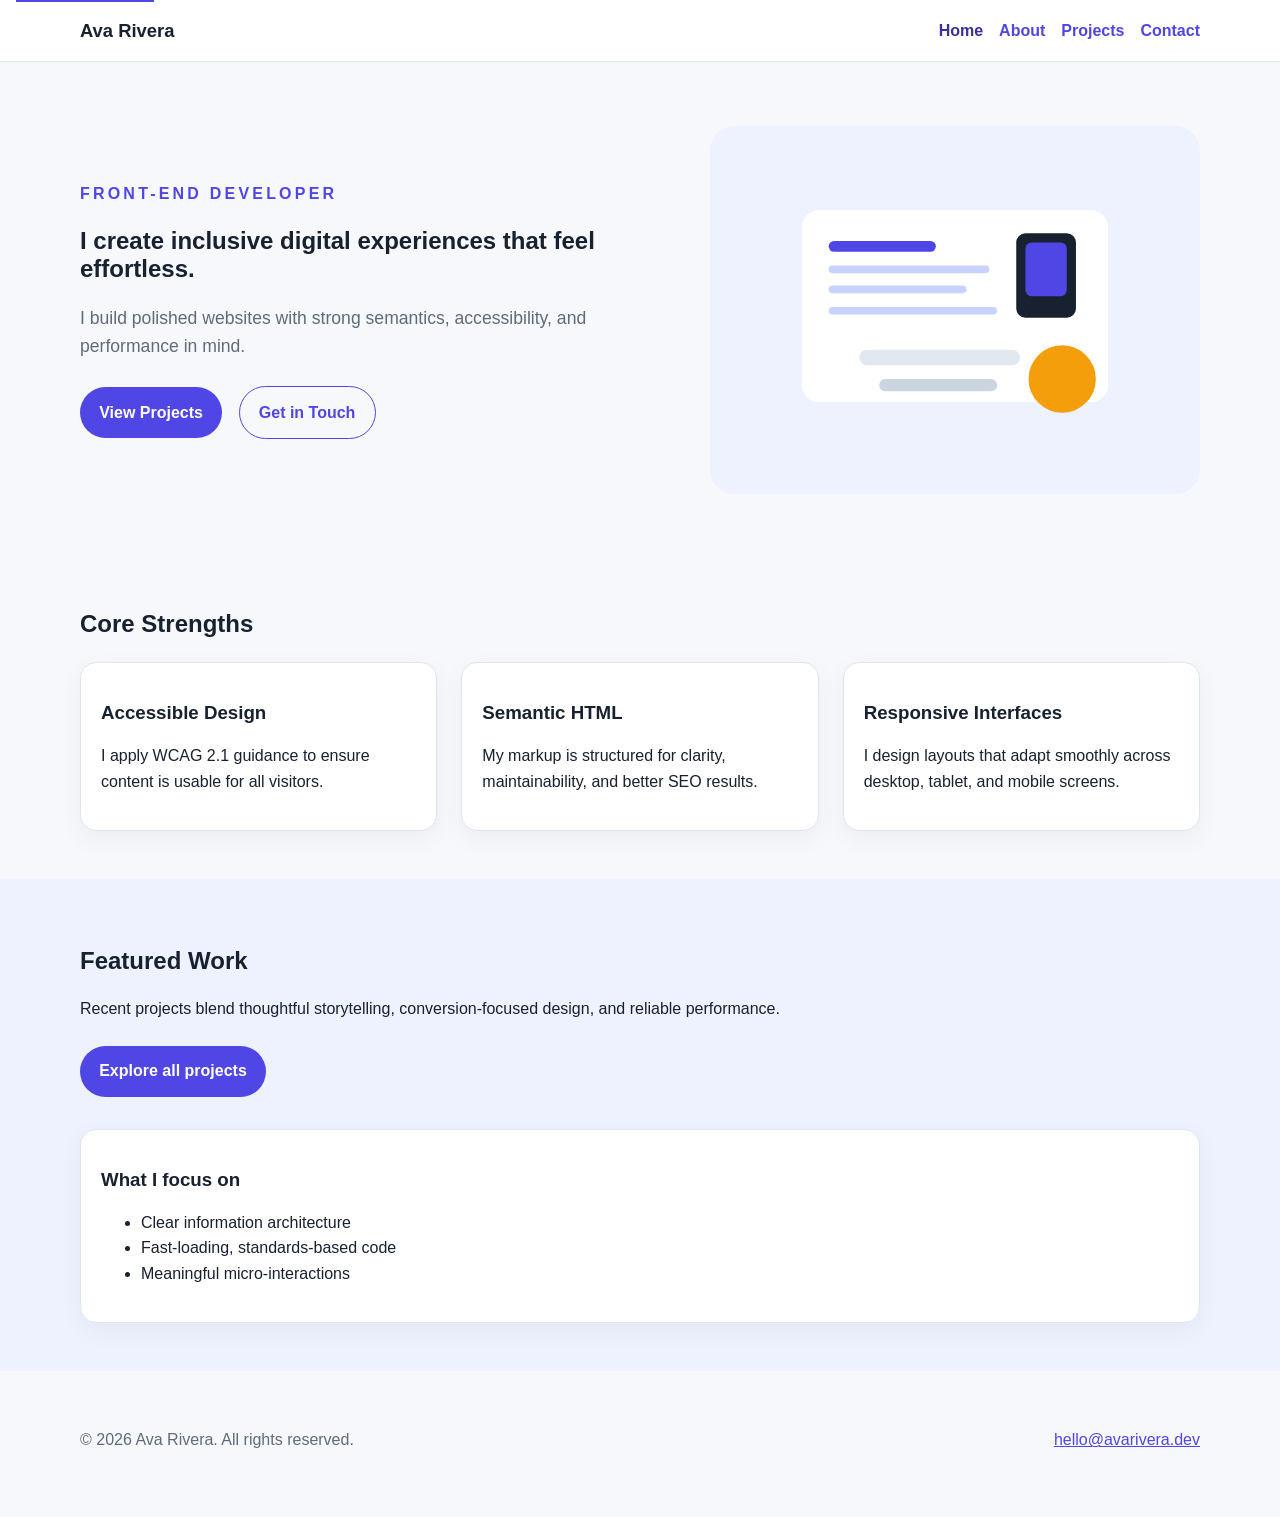
<file: HTML5/portfolio/index.html>
<!DOCTYPE html>
<html lang="en">
  <head>
    <meta charset="UTF-8" />
    <meta name="viewport" content="width=device-width, initial-scale=1.0" />
    <title>Home | Ava Rivera | Personal Portfolio</title>
    <meta name="description" content="Ava Rivera is a front-end developer crafting accessible, user-centered websites and digital experiences." />
    <meta name="keywords" content="portfolio, web developer, accessibility, HTML5, front-end development" />
    <meta name="author" content="Ava Rivera" />
    <meta name="robots" content="index, follow" />
    <link rel="canonical" href="https://example.com/portfolio/index.html" />
    <meta property="og:title" content="Ava Rivera | Personal Portfolio" />
    <meta property="og:description" content="Explore a modern, accessible portfolio website built with semantic HTML5." />
    <meta property="og:type" content="website" />
    <meta property="og:url" content="https://example.com/portfolio/index.html" />
    <meta property="og:image" content="https://example.com/portfolio/assets/images/hero-illustration.svg" />
    <link rel="stylesheet" href="css/styles.css" />
  </head>
  <body>
    <a class="skip-link" href="#main-content">Skip to content</a>

    <header class="site-header" role="banner">
      <div class="container nav-wrap">
        <a class="brand" href="index.html" aria-label="Ava Rivera home">Ava Rivera</a>
        <nav class="site-nav" aria-label="Primary navigation">
          <ul>
            <li><a href="index.html" aria-current="page">Home</a></li>
            <li><a href="about.html">About</a></li>
            <li><a href="projects.html">Projects</a></li>
            <li><a href="contact.html">Contact</a></li>
          </ul>
        </nav>
      </div>
    </header>

    <main id="main-content">
      <section class="hero" aria-labelledby="home-title">
        <div class="container hero-grid">
          <div>
            <p class="eyebrow">Front-End Developer</p>
            <h1 id="home-title">I create inclusive digital experiences that feel effortless.</h1>
            <p class="lead">I build polished websites with strong semantics, accessibility, and performance in mind.</p>
            <p>
              <a class="button primary" href="projects.html">View Projects</a>
              <a class="button secondary" href="contact.html">Get in Touch</a>
            </p>
          </div>
          <img src="assets/images/hero-illustration.svg" alt="Illustration of a developer building a website on a laptop" />
        </div>
      </section>

      <section class="content-section" aria-labelledby="skills-title">
        <div class="container">
          <h2 id="skills-title">Core Strengths</h2>
          <div class="card-grid">
            <article class="card">
              <h3>Accessible Design</h3>
              <p>I apply WCAG 2.1 guidance to ensure content is usable for all visitors.</p>
            </article>
            <article class="card">
              <h3>Semantic HTML</h3>
              <p>My markup is structured for clarity, maintainability, and better SEO results.</p>
            </article>
            <article class="card">
              <h3>Responsive Interfaces</h3>
              <p>I design layouts that adapt smoothly across desktop, tablet, and mobile screens.</p>
            </article>
          </div>
        </div>
      </section>

      <section class="content-section alt-bg" aria-labelledby="featured-title">
        <div class="container featured-layout">
          <div>
            <h2 id="featured-title">Featured Work</h2>
            <p>Recent projects blend thoughtful storytelling, conversion-focused design, and reliable performance.</p>
            <a class="button primary" href="projects.html">Explore all projects</a>
          </div>
          <aside class="highlight-box" aria-label="Quick highlights">
            <h3>What I focus on</h3>
            <ul>
              <li>Clear information architecture</li>
              <li>Fast-loading, standards-based code</li>
              <li>Meaningful micro-interactions</li>
            </ul>
          </aside>
        </div>
      </section>
    </main>

    <footer class="site-footer">
      <div class="container footer-wrap">
        <p>© <span id="year"></span> Ava Rivera. All rights reserved.</p>
        <p><a href="mailto:hello@avarivera.dev">hello@avarivera.dev</a></p>
      </div>
    </footer>

    <script src="js/main.js"></script>
  </body>
</html>
</file>
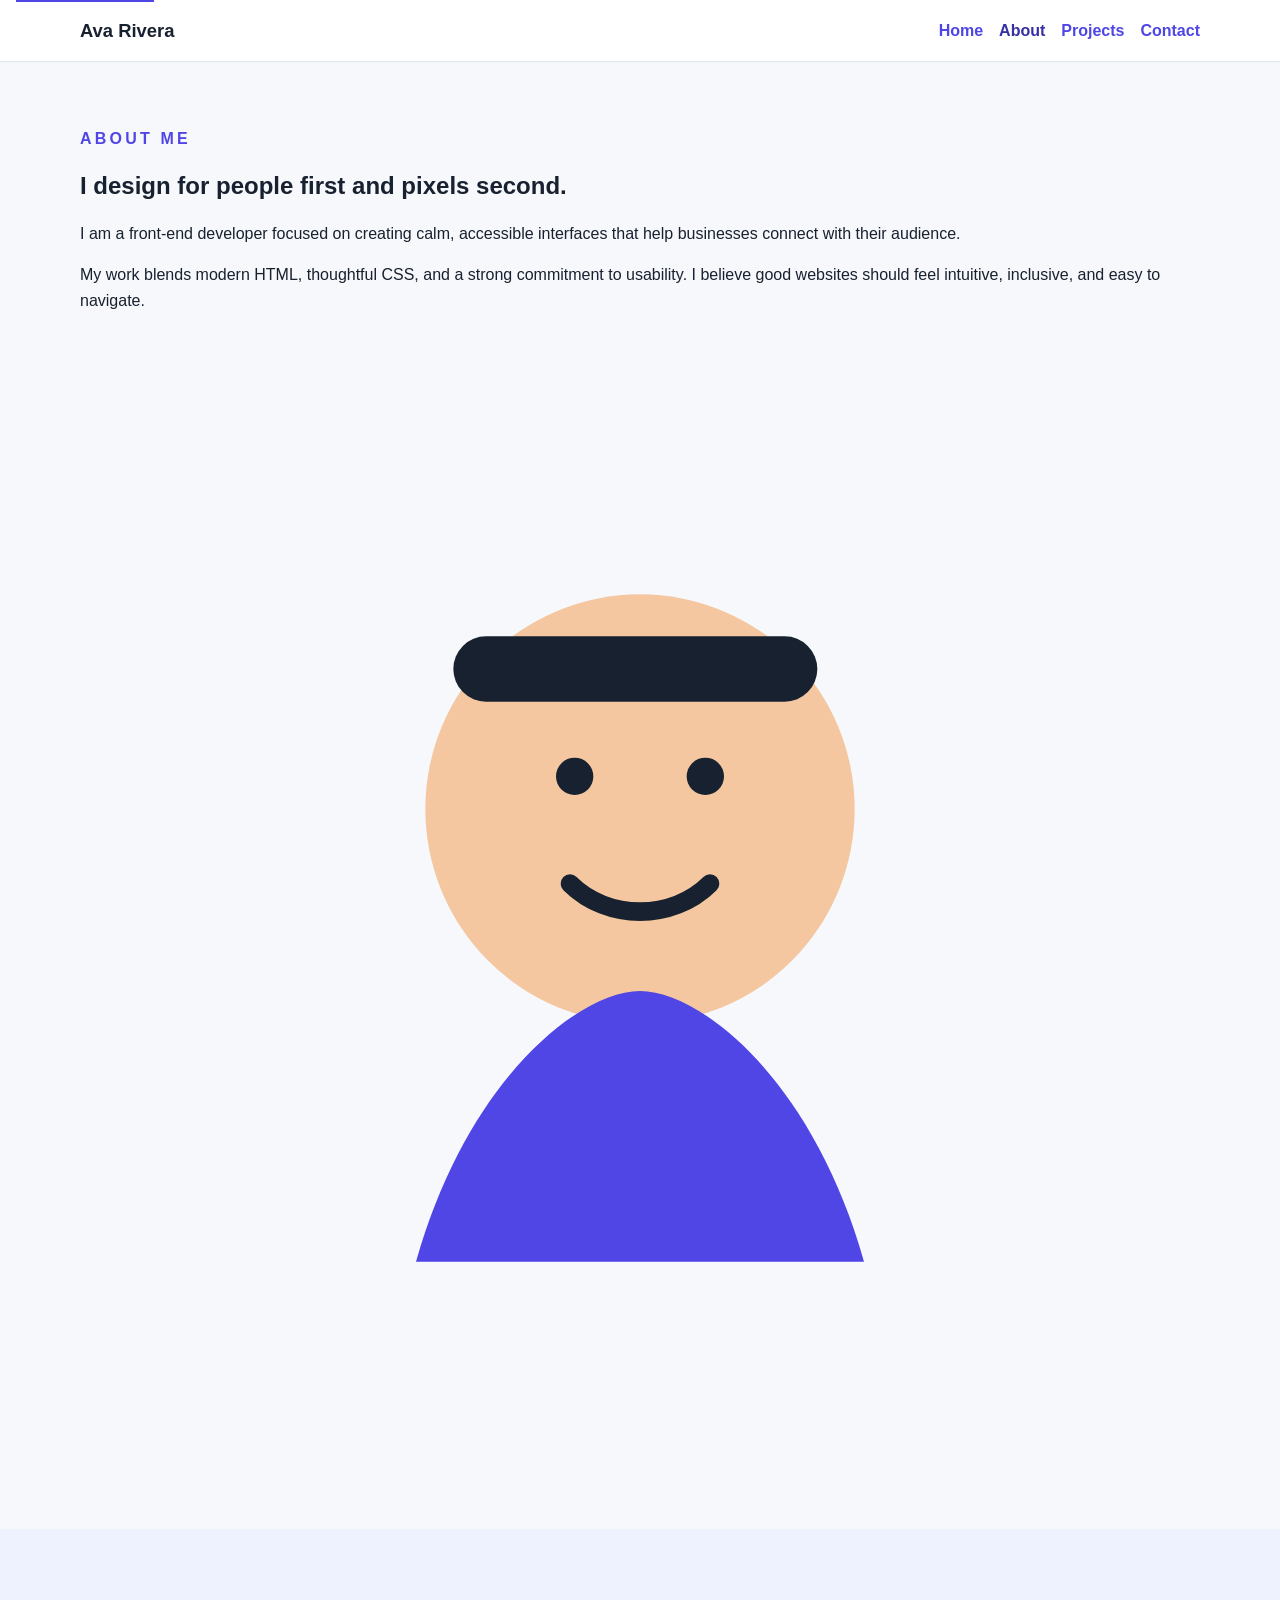
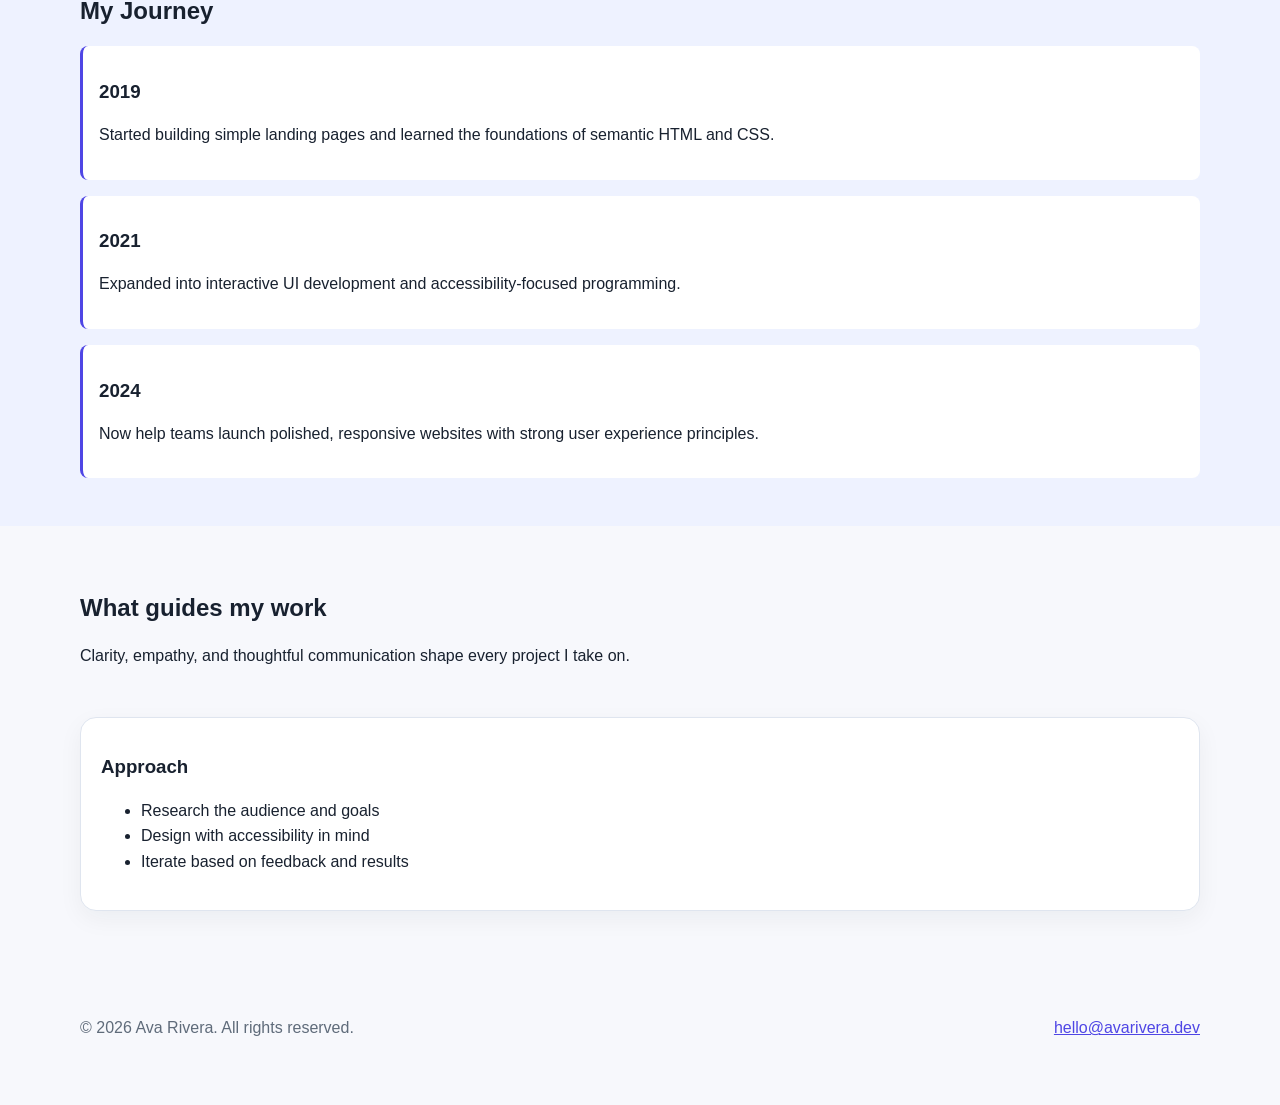
<file: HTML5/portfolio/about.html>
<!DOCTYPE html>
<html lang="en">
  <head>
    <meta charset="UTF-8" />
    <meta name="viewport" content="width=device-width, initial-scale=1.0" />
    <title>About | Ava Rivera | Personal Portfolio</title>
    <meta name="description" content="Learn more about Ava Rivera, her background, values, and approach to building inclusive web experiences." />
    <meta name="keywords" content="about, web developer, accessibility, inclusive design, front-end" />
    <meta name="author" content="Ava Rivera" />
    <meta name="robots" content="index, follow" />
    <link rel="canonical" href="https://example.com/portfolio/about.html" />
    <meta property="og:title" content="About Ava Rivera" />
    <meta property="og:description" content="A short introduction to Ava Rivera and her web development philosophy." />
    <meta property="og:type" content="website" />
    <meta property="og:url" content="https://example.com/portfolio/about.html" />
    <meta property="og:image" content="https://example.com/portfolio/assets/images/about-portrait.svg" />
    <link rel="stylesheet" href="css/styles.css" />
  </head>
  <body>
    <a class="skip-link" href="#main-content">Skip to content</a>

    <header class="site-header" role="banner">
      <div class="container nav-wrap">
        <a class="brand" href="index.html" aria-label="Ava Rivera home">Ava Rivera</a>
        <nav class="site-nav" aria-label="Primary navigation">
          <ul>
            <li><a href="index.html">Home</a></li>
            <li><a href="about.html" aria-current="page">About</a></li>
            <li><a href="projects.html">Projects</a></li>
            <li><a href="contact.html">Contact</a></li>
          </ul>
        </nav>
      </div>
    </header>

    <main id="main-content">
      <section class="content-section" aria-labelledby="about-title">
        <div class="container about-layout">
          <div>
            <p class="eyebrow">About Me</p>
            <h1 id="about-title">I design for people first and pixels second.</h1>
            <p>I am a front-end developer focused on creating calm, accessible interfaces that help businesses connect with their audience.</p>
            <p>My work blends modern HTML, thoughtful CSS, and a strong commitment to usability. I believe good websites should feel intuitive, inclusive, and easy to navigate.</p>
          </div>
          <img src="assets/images/about-portrait.svg" alt="Portrait illustration of Ava Rivera, a front-end developer" />
        </div>
      </section>

      <section class="content-section alt-bg" aria-labelledby="journey-title">
        <div class="container">
          <h2 id="journey-title">My Journey</h2>
          <div class="timeline">
            <article class="timeline-item">
              <h3>2019</h3>
              <p>Started building simple landing pages and learned the foundations of semantic HTML and CSS.</p>
            </article>
            <article class="timeline-item">
              <h3>2021</h3>
              <p>Expanded into interactive UI development and accessibility-focused programming.</p>
            </article>
            <article class="timeline-item">
              <h3>2024</h3>
              <p>Now help teams launch polished, responsive websites with strong user experience principles.</p>
            </article>
          </div>
        </div>
      </section>

      <section class="content-section" aria-labelledby="values-title">
        <div class="container split-layout">
          <article>
            <h2 id="values-title">What guides my work</h2>
            <p>Clarity, empathy, and thoughtful communication shape every project I take on.</p>
          </article>
          <aside class="highlight-box" aria-label="Approach overview">
            <h3>Approach</h3>
            <ul>
              <li>Research the audience and goals</li>
              <li>Design with accessibility in mind</li>
              <li>Iterate based on feedback and results</li>
            </ul>
          </aside>
        </div>
      </section>
    </main>

    <footer class="site-footer">
      <div class="container footer-wrap">
        <p>© <span id="year"></span> Ava Rivera. All rights reserved.</p>
        <p><a href="mailto:hello@avarivera.dev">hello@avarivera.dev</a></p>
      </div>
    </footer>

    <script src="js/main.js"></script>
  </body>
</html>
</file>
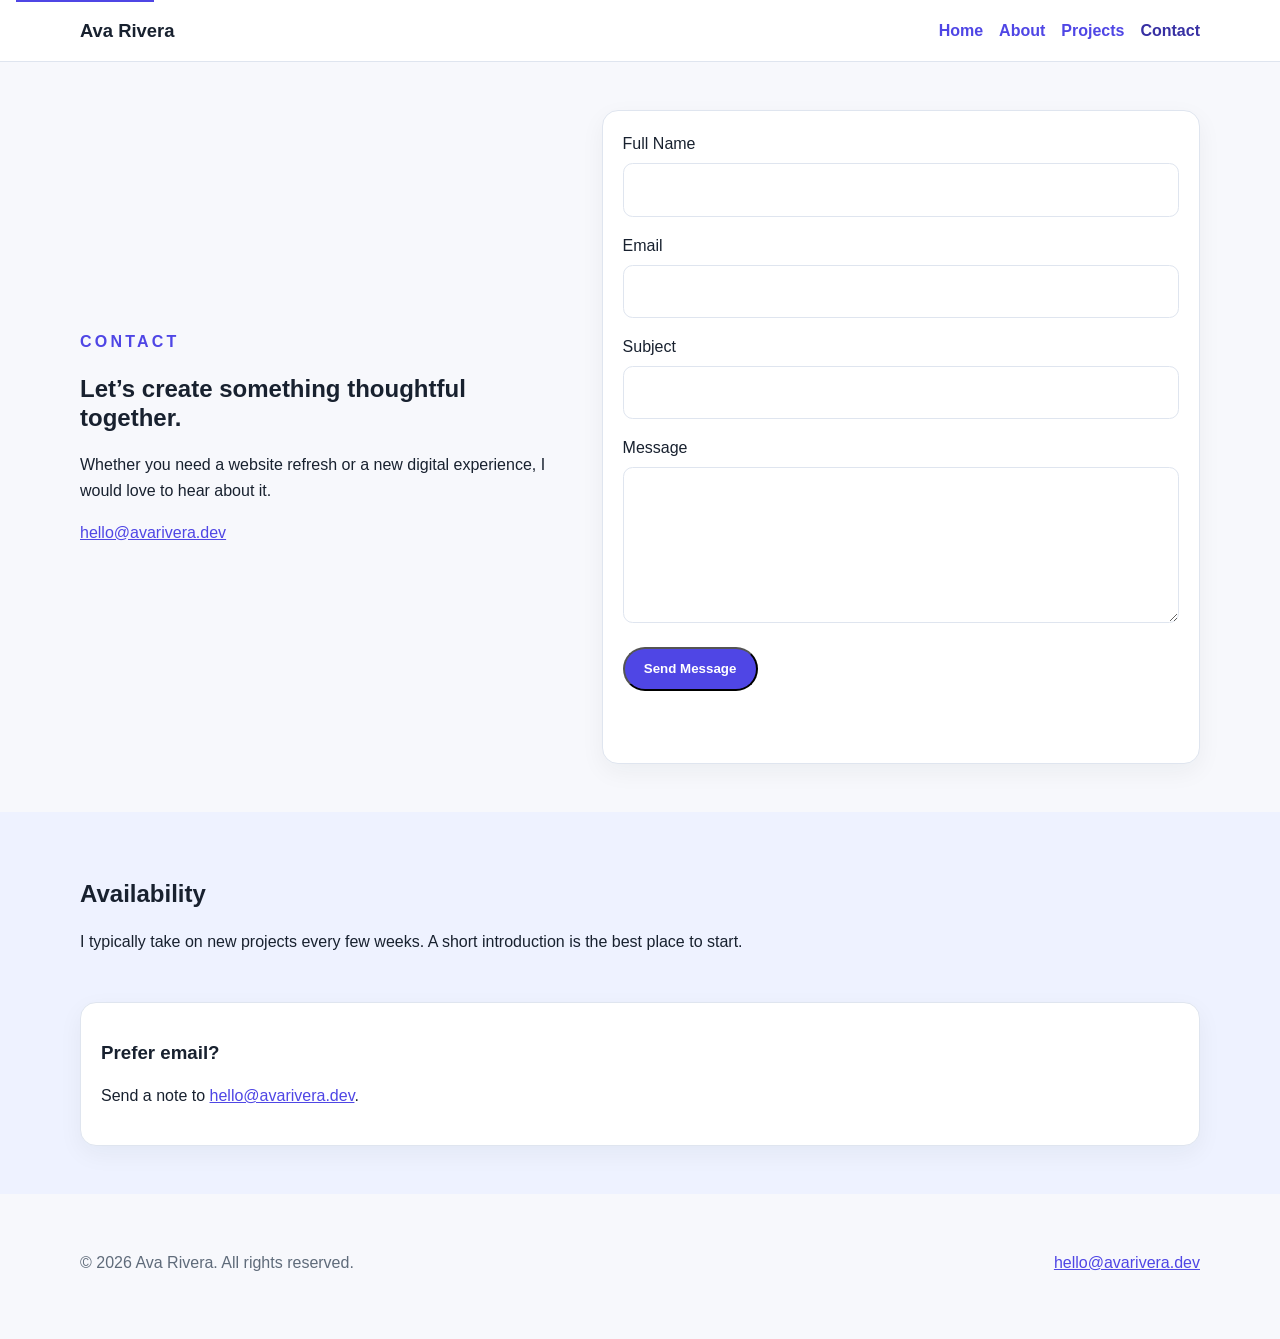
<file: HTML5/portfolio/contact.html>
<!DOCTYPE html>
<html lang="en">
  <head>
    <meta charset="UTF-8" />
    <meta name="viewport" content="width=device-width, initial-scale=1.0" />
    <title>Contact | Ava Rivera | Personal Portfolio</title>
    <meta name="description" content="Get in touch with Ava Rivera for web development, accessibility, and UI design projects." />
    <meta name="keywords" content="contact, web developer, hire, inquiry, portfolio" />
    <meta name="author" content="Ava Rivera" />
    <meta name="robots" content="index, follow" />
    <link rel="canonical" href="https://example.com/portfolio/contact.html" />
    <meta property="og:title" content="Contact Ava Rivera" />
    <meta property="og:description" content="Contact form and details for collaborating with Ava Rivera." />
    <meta property="og:type" content="website" />
    <meta property="og:url" content="https://example.com/portfolio/contact.html" />
    <meta property="og:image" content="https://example.com/portfolio/assets/images/hero-illustration.svg" />
    <link rel="stylesheet" href="css/styles.css" />
  </head>
  <body>
    <a class="skip-link" href="#main-content">Skip to content</a>

    <header class="site-header" role="banner">
      <div class="container nav-wrap">
        <a class="brand" href="index.html" aria-label="Ava Rivera home">Ava Rivera</a>
        <nav class="site-nav" aria-label="Primary navigation">
          <ul>
            <li><a href="index.html">Home</a></li>
            <li><a href="about.html">About</a></li>
            <li><a href="projects.html">Projects</a></li>
            <li><a href="contact.html" aria-current="page">Contact</a></li>
          </ul>
        </nav>
      </div>
    </header>

    <main id="main-content">
      <section class="content-section" aria-labelledby="contact-title">
        <div class="container contact-layout">
          <div>
            <p class="eyebrow">Contact</p>
            <h1 id="contact-title">Let’s create something thoughtful together.</h1>
            <p>Whether you need a website refresh or a new digital experience, I would love to hear about it.</p>
            <p><a href="mailto:hello@avarivera.dev">hello@avarivera.dev</a></p>
          </div>

          <form class="contact-form" aria-labelledby="contact-title" novalidate>
            <div class="form-group">
              <label for="name">Full Name</label>
              <input id="name" name="name" type="text" required autocomplete="name" />
            </div>
            <div class="form-group">
              <label for="email">Email</label>
              <input id="email" name="email" type="email" required autocomplete="email" />
            </div>
            <div class="form-group">
              <label for="subject">Subject</label>
              <input id="subject" name="subject" type="text" required />
            </div>
            <div class="form-group">
              <label for="message">Message</label>
              <textarea id="message" name="message" rows="5" required></textarea>
            </div>
            <button class="button primary" type="submit">Send Message</button>
            <p id="form-status" class="form-status" role="status" aria-live="polite"></p>
          </form>
        </div>
      </section>

      <section class="content-section alt-bg" aria-labelledby="faq-title">
        <div class="container split-layout">
          <article>
            <h2 id="faq-title">Availability</h2>
            <p>I typically take on new projects every few weeks. A short introduction is the best place to start.</p>
          </article>
          <aside class="highlight-box" aria-label="Contact details">
            <h3>Prefer email?</h3>
            <p>Send a note to <a href="mailto:hello@avarivera.dev">hello@avarivera.dev</a>.</p>
          </aside>
        </div>
      </section>
    </main>

    <footer class="site-footer">
      <div class="container footer-wrap">
        <p>© <span id="year"></span> Ava Rivera. All rights reserved.</p>
        <p><a href="mailto:hello@avarivera.dev">hello@avarivera.dev</a></p>
      </div>
    </footer>

    <script src="js/main.js"></script>
  </body>
</html>
</file>
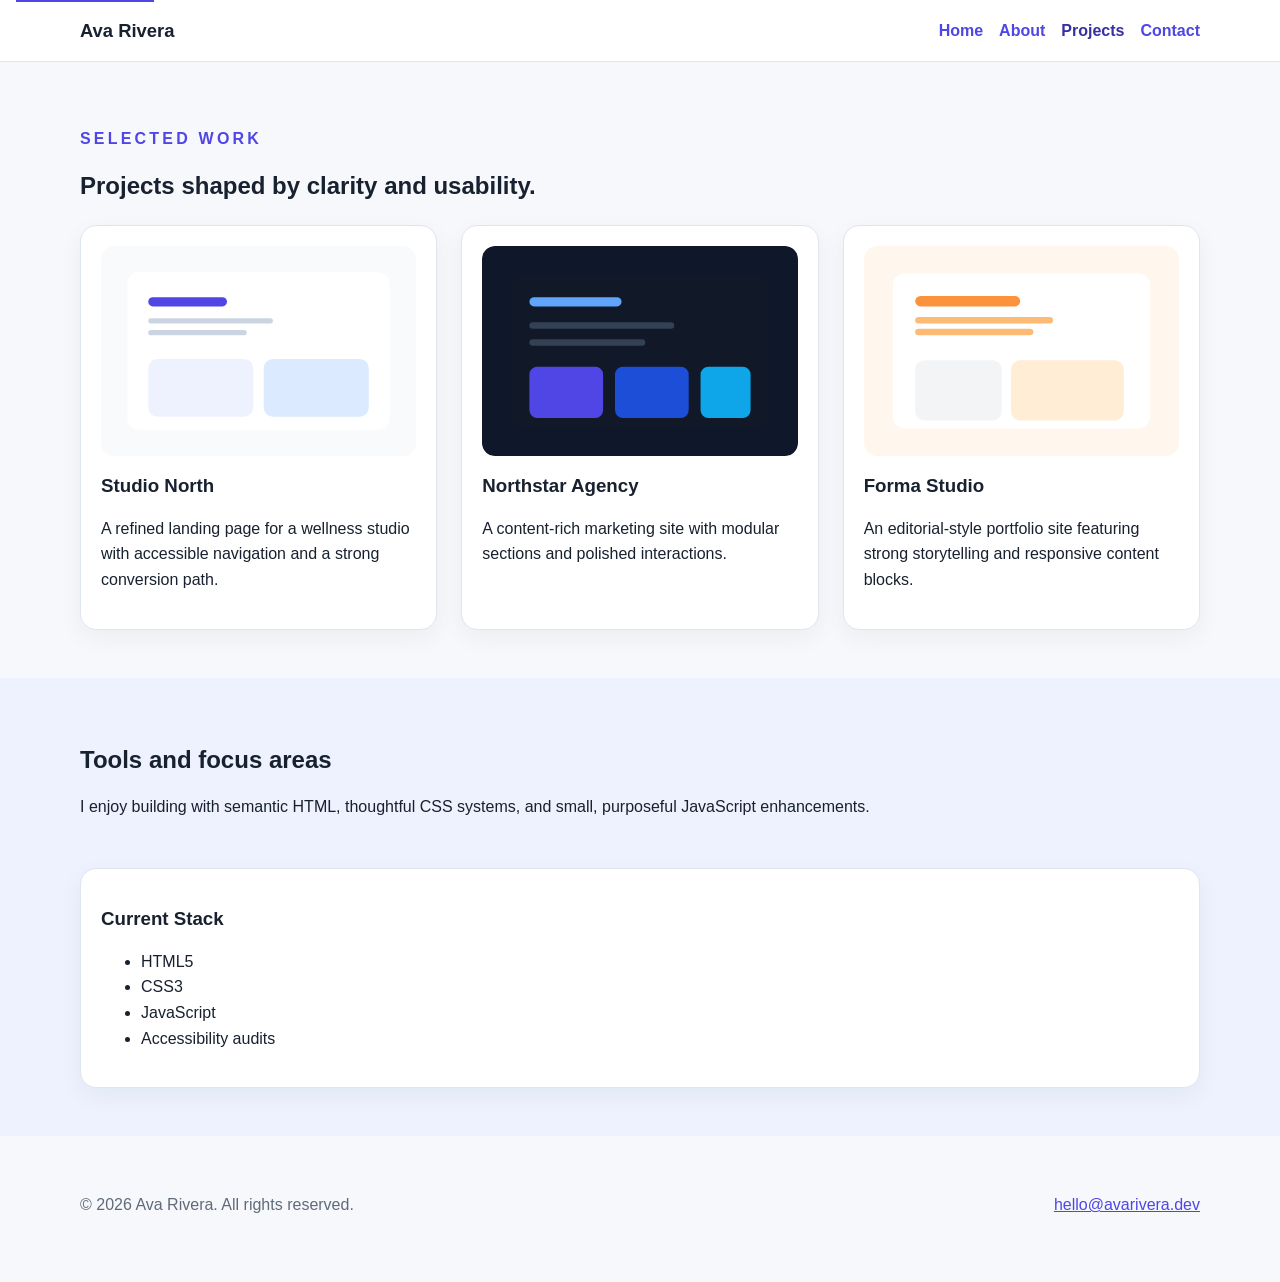
<file: HTML5/portfolio/projects.html>
<!DOCTYPE html>
<html lang="en">
  <head>
    <meta charset="UTF-8" />
    <meta name="viewport" content="width=device-width, initial-scale=1.0" />
    <title>Projects | Ava Rivera | Personal Portfolio</title>
    <meta name="description" content="View recent web development projects from Ava Rivera, including accessible and responsive interfaces." />
    <meta name="keywords" content="projects, web design, portfolio, responsive websites, front-end" />
    <meta name="author" content="Ava Rivera" />
    <meta name="robots" content="index, follow" />
    <link rel="canonical" href="https://example.com/portfolio/projects.html" />
    <meta property="og:title" content="Ava Rivera Projects" />
    <meta property="og:description" content="A showcase of accessible websites and digital products created by Ava Rivera." />
    <meta property="og:type" content="website" />
    <meta property="og:url" content="https://example.com/portfolio/projects.html" />
    <meta property="og:image" content="https://example.com/portfolio/assets/images/project-1.svg" />
    <link rel="stylesheet" href="css/styles.css" />
  </head>
  <body>
    <a class="skip-link" href="#main-content">Skip to content</a>

    <header class="site-header" role="banner">
      <div class="container nav-wrap">
        <a class="brand" href="index.html" aria-label="Ava Rivera home">Ava Rivera</a>
        <nav class="site-nav" aria-label="Primary navigation">
          <ul>
            <li><a href="index.html">Home</a></li>
            <li><a href="about.html">About</a></li>
            <li><a href="projects.html" aria-current="page">Projects</a></li>
            <li><a href="contact.html">Contact</a></li>
          </ul>
        </nav>
      </div>
    </header>

    <main id="main-content">
      <section class="content-section" aria-labelledby="projects-title">
        <div class="container">
          <p class="eyebrow">Selected Work</p>
          <h1 id="projects-title">Projects shaped by clarity and usability.</h1>
          <div class="card-grid">
            <article class="card project-card">
              <img src="assets/images/project-1.svg" alt="Preview of a wellness studio landing page design" />
              <h3>Studio North</h3>
              <p>A refined landing page for a wellness studio with accessible navigation and a strong conversion path.</p>
            </article>
            <article class="card project-card">
              <img src="assets/images/project-2.svg" alt="Preview of a digital agency dashboard interface" />
              <h3>Northstar Agency</h3>
              <p>A content-rich marketing site with modular sections and polished interactions.</p>
            </article>
            <article class="card project-card">
              <img src="assets/images/project-3.svg" alt="Preview of a design consultancy portfolio site" />
              <h3>Forma Studio</h3>
              <p>An editorial-style portfolio site featuring strong storytelling and responsive content blocks.</p>
            </article>
          </div>
        </div>
      </section>

      <section class="content-section alt-bg" aria-labelledby="toolbox-title">
        <div class="container split-layout">
          <article>
            <h2 id="toolbox-title">Tools and focus areas</h2>
            <p>I enjoy building with semantic HTML, thoughtful CSS systems, and small, purposeful JavaScript enhancements.</p>
          </article>
          <aside class="highlight-box" aria-label="Project approach">
            <h3>Current Stack</h3>
            <ul>
              <li>HTML5</li>
              <li>CSS3</li>
              <li>JavaScript</li>
              <li>Accessibility audits</li>
            </ul>
          </aside>
        </div>
      </section>
    </main>

    <footer class="site-footer">
      <div class="container footer-wrap">
        <p>© <span id="year"></span> Ava Rivera. All rights reserved.</p>
        <p><a href="mailto:hello@avarivera.dev">hello@avarivera.dev</a></p>
      </div>
    </footer>

    <script src="js/main.js"></script>
  </body>
</html>
</file>
<file: HTML5/portfolio/css/styles.css>
:root {
  color-scheme: light;
  --bg: #f7f8fc;
  --surface: #ffffff;
  --text: #18212f;
  --muted: #5f6b7a;
  --accent: #4f46e5;
  --accent-dark: #3730a3;
  --border: #dfe5ef;
}

* {
  box-sizing: border-box;
}

html {
  scroll-behavior: smooth;
}

body {
  margin: 0;
  font-family: Arial, Helvetica, sans-serif;
  line-height: 1.6;
  color: var(--text);
  background: var(--bg);
}

img {
  max-width: 100%;
  display: block;
}
a {
  color: var(--accent);
}

a:hover,
a:focus-visible {
  color: var(--accent-dark);
}

.skip-link {
  position: absolute;
  left: 1rem;
  top: -3rem;
  background: var(--accent);
  color: #fff;
  padding: 0.75rem 1rem;
  z-index: 1000;
  text-decoration: none;
}

.skip-link:focus {
  top: 1rem;
}

:focus-visible {
  outline: 3px solid var(--accent);
  outline-offset: 3px;
}

.container {
  width: min(1120px, calc(100% - 2rem));
  margin: 0 auto;
}

.site-header {
  background: var(--surface);
  border-bottom: 1px solid var(--border);
  position: sticky;
  top: 0;
  z-index: 10;
}

.nav-wrap,
.footer-wrap {
  display: flex;
  justify-content: space-between;
  align-items: center;
  padding: 1rem 0;
}

.brand {
  font-size: 1.15rem;
  font-weight: 700;
  text-decoration: none;
  color: var(--text);
}

.site-nav ul {
  display: flex;
  gap: 1rem;
  list-style: none;
  padding: 0;
  margin: 0;
}

.site-nav a {
  text-decoration: none;
  font-weight: 600;
}

.site-nav a[aria-current="page"] {
  color: var(--accent-dark);
}

.hero {
  padding: 4rem 0 3rem;
}

.hero-grid,
.about-layout,
.contact-layout,
.split-layout,
.featured-layout {
  display: grid;
  gap: 2rem;
  align-items: center;
}

.hero-grid {
  grid-template-columns: 1.1fr 0.9fr;
}

.eyebrow {
  text-transform: uppercase;
  letter-spacing: 0.2em;
  color: var(--accent);
  font-weight: 700;
  margin-bottom: 0.5rem;
}

h1,
h2,
h3 {
  line-height: 1.2;
}

.lead {
  font-size: 1.1rem;
  color: var(--muted);
}

.button {
  display: inline-block;
  padding: 0.8rem 1.2rem;
  border-radius: 999px;
  text-decoration: none;
  font-weight: 700;
  margin-right: 0.75rem;
  margin-top: 0.5rem;
}

.button.primary {
  background: var(--accent);
  color: #fff;
}

.button.secondary {
  background: transparent;
  color: var(--accent);
  border: 1px solid var(--accent);
}

.content-section {
  padding: 3rem 0;
}

.alt-bg {
  background: #eef2ff;
}

.card-grid {
  display: grid;
  grid-template-columns: repeat(3, minmax(0, 1fr));
  gap: 1.5rem;
  margin-top: 1.5rem;
}

.card,
.highlight-box,
.contact-form {
  background: var(--surface);
  border: 1px solid var(--border);
  border-radius: 1rem;
  padding: 1.25rem;
  box-shadow: 0 8px 24px rgba(24, 33, 47, 0.05);
}

.project-card img {
  border-radius: 0.75rem;
  margin-bottom: 1rem;
}

.timeline {
  display: grid;
  gap: 1rem;
  margin-top: 1rem;
}

.timeline-item {
  padding: 1rem;
  border-left: 3px solid var(--accent);
  background: var(--surface);
  border-radius: 0.5rem;
}

.contact-layout {
  grid-template-columns: 0.9fr 1.1fr;
}

.form-group {
  display: flex;
  flex-direction: column;
  gap: 0.4rem;
  margin-bottom: 1rem;
}

input,
textarea {
  width: 100%;
  padding: 0.8rem 0.9rem;
  border: 1px solid var(--border);
  border-radius: 0.6rem;
  font: inherit;
}

input:focus,
textarea:focus {
  border-color: var(--accent);
}

.form-status {
  min-height: 1.5rem;
  margin-top: 0.75rem;
  color: var(--accent-dark);
}

.site-footer {
  padding: 1.5rem 0 2rem;
  color: var(--muted);
}

@media (max-width: 800px) {
  .hero-grid,
  .about-layout,
  .contact-layout,
  .split-layout,
  .featured-layout,
  .card-grid {
    grid-template-columns: 1fr;
  }

  .nav-wrap,
  .footer-wrap {
    flex-direction: column;
    gap: 0.75rem;
  }
}

@media (max-width: 560px) {
  .site-nav ul {
    flex-wrap: wrap;
    justify-content: center;
  }

  .button {
    width: 100%;
    text-align: center;
    margin-right: 0;
  }
}
</file>
